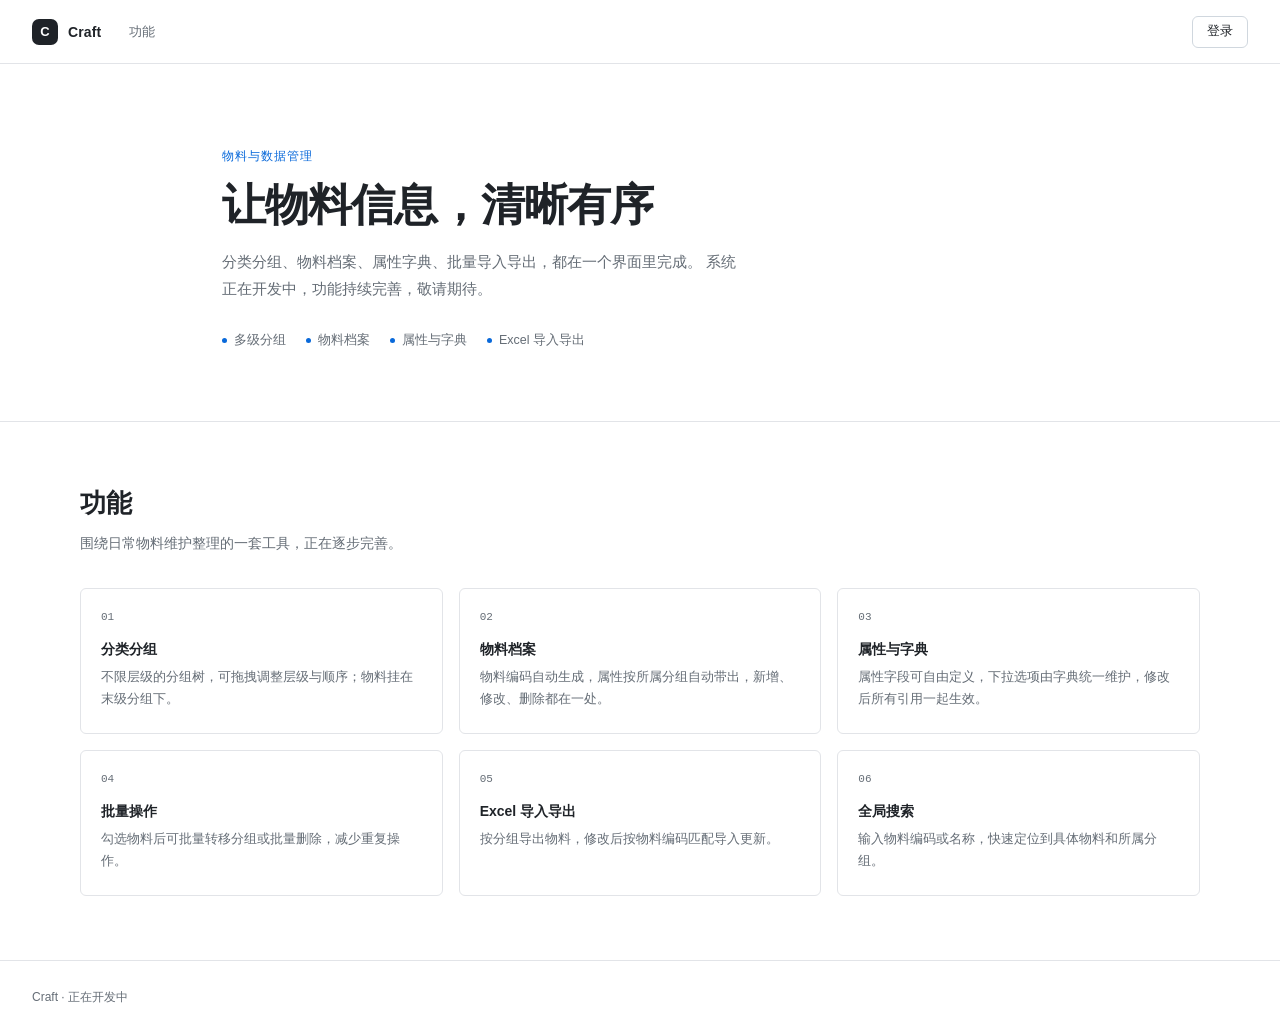
<file: index.html>
<!DOCTYPE html>
<html lang="zh-CN">
<head>
  <meta charset="UTF-8" />
  <meta name="viewport" content="width=device-width, initial-scale=1.0" />
  <title>Craft · 物料与数据管理</title>
  <meta name="description" content="Craft 物料与数据管理工具，正在开发中。" />
  <link rel="stylesheet" href="assets/css/public.css" />
</head>
<body class="landing">
  <header class="site-header">
    <a class="site-brand" href="index.html">
      <span class="brand-mark">C</span>
      <span>Craft</span>
    </a>
    <nav class="site-nav">
      <a href="#features">功能</a>
    </nav>
    <div class="site-actions">
      <a class="btn" id="enterBtn" href="login.html">登录</a>
    </div>
  </header>

  <main>
    <section class="hero">
      <div class="hero-copy">
        <p class="eyebrow">物料与数据管理</p>
        <h1>让物料信息，清晰有序</h1>
        <p class="hero-sub">
          分类分组、物料档案、属性字典、批量导入导出，都在一个界面里完成。
          系统正在开发中，功能持续完善，敬请期待。
        </p>
        <ul class="hero-points">
          <li>多级分组</li>
          <li>物料档案</li>
          <li>属性与字典</li>
          <li>Excel 导入导出</li>
        </ul>
      </div>
    </section>

    <section class="section-block" id="features">
      <div class="inner">
        <div class="section-head">
          <h2>功能</h2>
          <p>围绕日常物料维护整理的一套工具，正在逐步完善。</p>
        </div>
        <div class="feature-grid cols-3">
          <article class="feature">
            <div class="feature-index">01</div>
            <h3>分类分组</h3>
            <p>不限层级的分组树，可拖拽调整层级与顺序；物料挂在末级分组下。</p>
          </article>
          <article class="feature">
            <div class="feature-index">02</div>
            <h3>物料档案</h3>
            <p>物料编码自动生成，属性按所属分组自动带出，新增、修改、删除都在一处。</p>
          </article>
          <article class="feature">
            <div class="feature-index">03</div>
            <h3>属性与字典</h3>
            <p>属性字段可自由定义，下拉选项由字典统一维护，修改后所有引用一起生效。</p>
          </article>
          <article class="feature">
            <div class="feature-index">04</div>
            <h3>批量操作</h3>
            <p>勾选物料后可批量转移分组或批量删除，减少重复操作。</p>
          </article>
          <article class="feature">
            <div class="feature-index">05</div>
            <h3>Excel 导入导出</h3>
            <p>按分组导出物料，修改后按物料编码匹配导入更新。</p>
          </article>
          <article class="feature">
            <div class="feature-index">06</div>
            <h3>全局搜索</h3>
            <p>输入物料编码或名称，快速定位到具体物料和所属分组。</p>
          </article>
        </div>
      </div>
    </section>
  </main>

  <footer class="site-footer">
    <span>Craft · 正在开发中</span>
  </footer>

  <script type="module" src="assets/js/landing.js"></script>
</body>
</html>
</file>
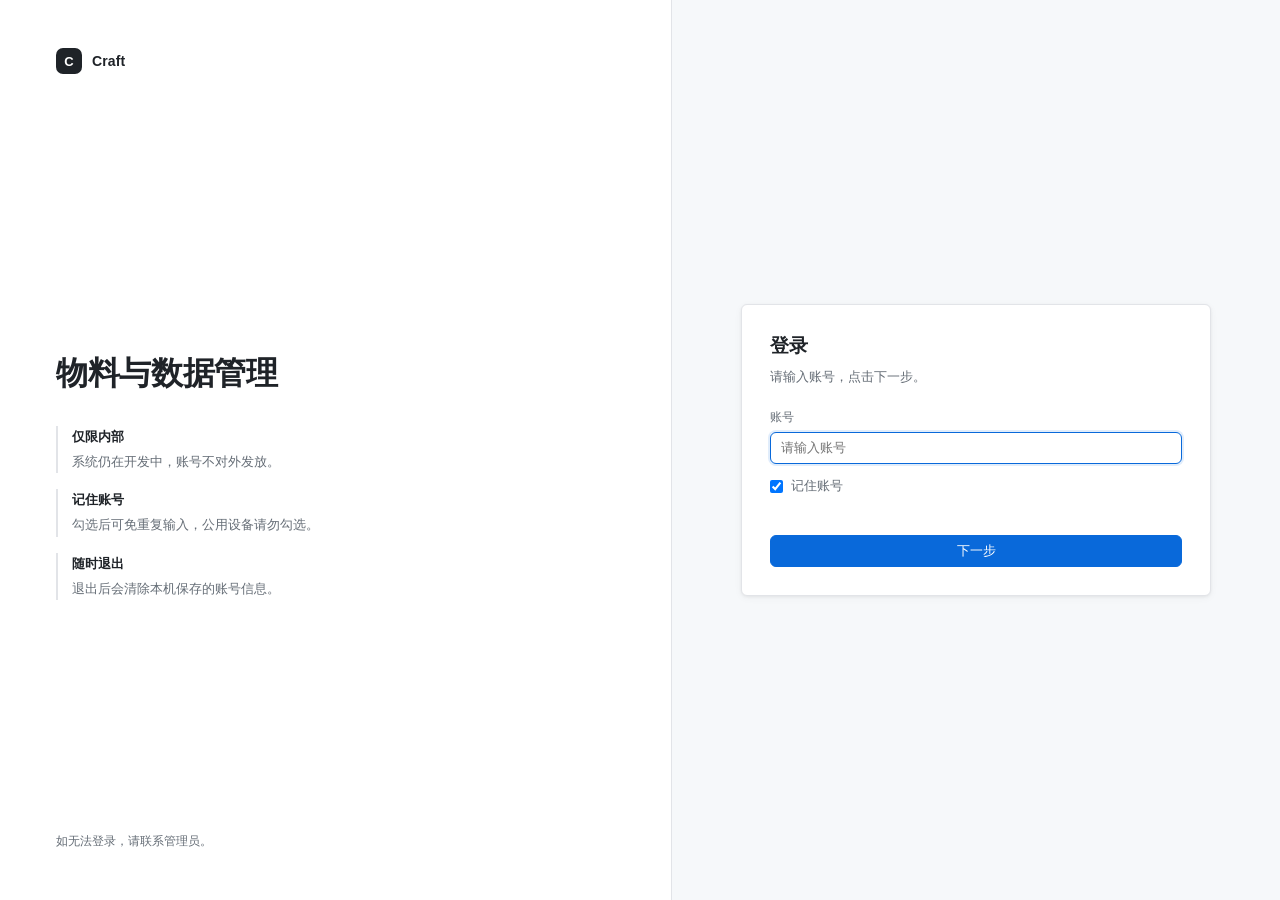
<file: admin.html>
<!DOCTYPE html>
<html lang="zh-CN">
<head>
  <meta charset="UTF-8" />
  <meta name="viewport" content="width=device-width, initial-scale=1.0" />
  <title>Craft 系统 · 管理端</title>
  <link rel="stylesheet" href="assets/css/admin.css" />
  <link rel="stylesheet" href="assets/css/sheet-core.css" />
</head>
<body>
  <div class="app-progress" id="appProgress" hidden>
    <div class="app-progress-fill" id="appProgressFill"></div>
    <div class="app-progress-text" id="appProgressText"></div>
  </div>
  <div class="layout">
    <!-- 左侧导航 -->
    <aside class="sidebar collapsed" id="appSidebar">
      <div class="brand" id="brandToggle" role="button" tabindex="0" title="展开导航">
        <span class="brand-mark" aria-hidden="true">C</span>
        <span class="brand-name">Craft 系统</span>
        <span class="brand-toggle" aria-hidden="true">»</span>
      </div>
      <nav class="nav" id="navMenu"></nav>
      <div class="nav-footer" id="navFooter"></div>
    </aside>

    <!-- 右侧主区域 -->
    <div class="main">
      <header class="topbar">
        <div class="topbar-title" id="topbarTitle">物料管理</div>
        <div class="topbar-actions">
          <div class="global-material-search" id="globalMaterialSearchWrap">
            <input id="globalMaterialSearch" type="search" placeholder="全局搜索：物料编码 / 名称" autocomplete="off" />
            <div class="global-search-results" id="globalMaterialSearchResults"></div>
          </div>
          <div class="account-menu">
            <button class="avatar" id="avatarBtn" type="button">
              <span class="avatar-initial" id="avatarInitial"></span>
              <svg class="quota-ring" id="quotaRing" viewBox="0 0 36 36" aria-hidden="true">
                <circle class="ring-track" cx="18" cy="18" r="16.5" pathLength="100"></circle>
                <circle class="ring-fill" id="quotaRingFill" cx="18" cy="18" r="16.5" pathLength="100"></circle>
              </svg>
            </button>
            <div class="account-dropdown" id="accountDropdown" hidden>
              <div class="account-name" id="accountName"></div>
              <div class="account-repo" id="accountRepo"></div>
              <div class="quota-block">
                <div class="quota-head"><span>API 额度</span><span id="quotaAmount">…</span></div>
                <div class="quota-track"><div class="quota-fill" id="quotaFill"></div></div>
                <div class="quota-foot" id="quotaFoot"></div>
              </div>
              <button class="account-item" id="switchRepoBtn" type="button">切换数据仓库</button>
              <button class="account-item danger" id="menuLogoutBtn" type="button">退出登录</button>
            </div>
          </div>
        </div>
      </header>
      <section class="content" id="content"></section>
    </div>
  </div>

  <!-- 通用弹窗 -->
  <div class="modal-mask hidden" id="modalMask">
    <div class="modal" id="modal"></div>
  </div>

  <!-- Toast 容器 -->
  <div class="toast-wrap" id="toastWrap"></div>

  <!-- Excel 读写（本地内置，离线可用） -->
  <script src="assets/vendor/xlsx.full.min.js"></script>
  <script type="module" src="assets/js/app.js"></script>
</body>
</html>
</file>
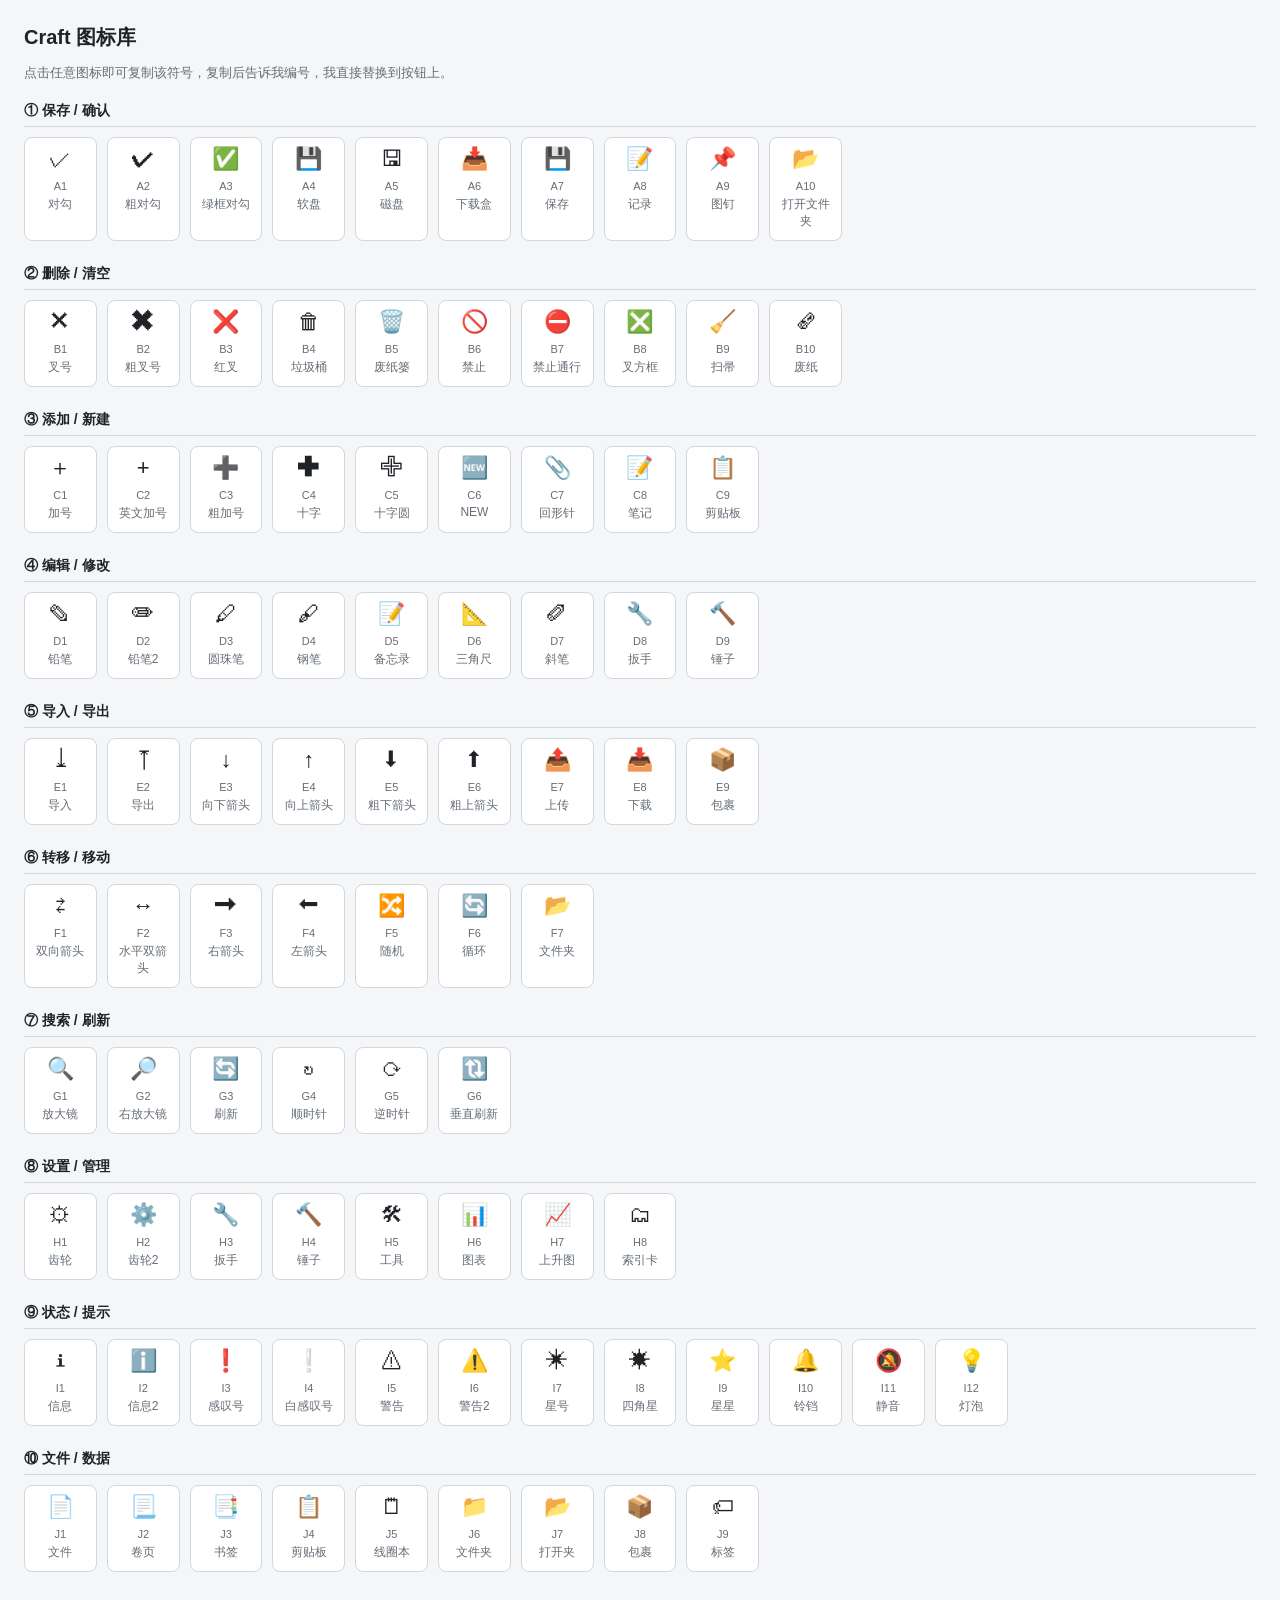
<file: icons.html>
<!DOCTYPE html>
<html lang="zh-CN">
<head>
<meta charset="UTF-8" />
<meta name="viewport" content="width=device-width, initial-scale=1.0" />
<title>Craft 图标库</title>
<style>
  :root {
    --bg: #f5f6f8; --surface: #fff; --text: #1f2328; --text-muted: #656d76;
    --primary: #0969da; --danger: #cf222e; --border: #d0d7de; --radius: 8px;
  }
  * { box-sizing: border-box; }
  body { font-family: -apple-system, BlinkMacSystemFont, "Segoe UI", "PingFang SC", "Microsoft YaHei", sans-serif;
    background: var(--bg); color: var(--text); margin: 0; padding: 24px; }
  h1 { margin: 0 0 4px; font-size: 20px; }
  .hint { color: var(--text-muted); font-size: 13px; margin-bottom: 20px; }
  .category { margin-bottom: 24px; }
  .cat-title { font-size: 14px; font-weight: 600; margin: 0 0 10px; padding-bottom: 6px; border-bottom: 1px solid var(--border); }
  .grid { display: grid; grid-template-columns: repeat(auto-fill, minmax(72px, 1fr)); gap: 10px; }
  .item {
    background: var(--surface); border: 1px solid var(--border); border-radius: var(--radius);
    padding: 10px 6px; text-align: center; cursor: pointer; transition: box-shadow .15s;
    position: relative;
  }
  .item:hover { box-shadow: 0 2px 8px rgba(0,0,0,.08); border-color: var(--primary); }
  .item:active { transform: translateY(1px); }
  .item .icon { font-size: 22px; line-height: 1; display: block; margin-bottom: 6px; }
  .item .no { font-size: 11px; color: var(--text-muted); }
  .item .name { font-size: 12px; color: var(--text-muted); margin-top: 2px; word-break: break-all; }
  .copied { position: absolute; top: 4px; right: 4px; font-size: 10px; color: var(--primary); background: #ddf4ff; padding: 2px 5px; border-radius: 4px; }
</style>
</head>
<body>
<h1>Craft 图标库</h1>
<p class="hint">点击任意图标即可复制该符号，复制后告诉我编号，我直接替换到按钮上。</p>

<script>
const groups = [
  {
    title: '① 保存 / 确认',
    items: [
      { no:'A1', icon:'✓', name:'对勾' },
      { no:'A2', icon:'✔', name:'粗对勾' },
      { no:'A3', icon:'✅', name:'绿框对勾' },
      { no:'A4', icon:'💾', name:'软盘' },
      { no:'A5', icon:'🖫', name:'磁盘' },
      { no:'A6', icon:'📥', name:'下载盒' },
      { no:'A7', icon:'💾', name:'保存' },
      { no:'A8', icon:'📝', name:'记录' },
      { no:'A9', icon:'📌', name:'图钉' },
      { no:'A10', icon:'📂', name:'打开文件夹' },
    ]
  },
  {
    title: '② 删除 / 清空',
    items: [
      { no:'B1', icon:'✕', name:'叉号' },
      { no:'B2', icon:'✖', name:'粗叉号' },
      { no:'B3', icon:'❌', name:'红叉' },
      { no:'B4', icon:'🗑', name:'垃圾桶' },
      { no:'B5', icon:'🗑️', name:'废纸篓' },
      { no:'B6', icon:'🚫', name:'禁止' },
      { no:'B7', icon:'⛔', name:'禁止通行' },
      { no:'B8', icon:'❎', name:'叉方框' },
      { no:'B9', icon:'🧹', name:'扫帚' },
      { no:'B10', icon:'🗞', name:'废纸' },
    ]
  },
  {
    title: '③ 添加 / 新建',
    items: [
      { no:'C1', icon:'＋', name:'加号' },
      { no:'C2', icon:'+', name:'英文加号' },
      { no:'C3', icon:'➕', name:'粗加号' },
      { no:'C4', icon:'✚', name:'十字' },
      { no:'C5', icon:'✙', name:'十字圆' },
      { no:'C6', icon:'🆕', name:'NEW' },
      { no:'C7', icon:'📎', name:'回形针' },
      { no:'C8', icon:'📝', name:'笔记' },
      { no:'C9', icon:'📋', name:'剪贴板' },
    ]
  },
  {
    title: '④ 编辑 / 修改',
    items: [
      { no:'D1', icon:'✎', name:'铅笔' },
      { no:'D2', icon:'✏', name:'铅笔2' },
      { no:'D3', icon:'🖊', name:'圆珠笔' },
      { no:'D4', icon:'🖋', name:'钢笔' },
      { no:'D5', icon:'📝', name:'备忘录' },
      { no:'D6', icon:'📐', name:'三角尺' },
      { no:'D7', icon:'✐', name:'斜笔' },
      { no:'D8', icon:'🔧', name:'扳手' },
      { no:'D9', icon:'🔨', name:'锤子' },
    ]
  },
  {
    title: '⑤ 导入 / 导出',
    items: [
      { no:'E1', icon:'⤓', name:'导入' },
      { no:'E2', icon:'⤒', name:'导出' },
      { no:'E3', icon:'↓', name:'向下箭头' },
      { no:'E4', icon:'↑', name:'向上箭头' },
      { no:'E5', icon:'⬇', name:'粗下箭头' },
      { no:'E6', icon:'⬆', name:'粗上箭头' },
      { no:'E7', icon:'📤', name:'上传' },
      { no:'E8', icon:'📥', name:'下载' },
      { no:'E9', icon:'📦', name:'包裹' },
    ]
  },
  {
    title: '⑥ 转移 / 移动',
    items: [
      { no:'F1', icon:'⇄', name:'双向箭头' },
      { no:'F2', icon:'↔', name:'水平双箭头' },
      { no:'F3', icon:'➡', name:'右箭头' },
      { no:'F4', icon:'⬅', name:'左箭头' },
      { no:'F5', icon:'🔀', name:'随机' },
      { no:'F6', icon:'🔄', name:'循环' },
      { no:'F7', icon:'📂', name:'文件夹' },
    ]
  },
  {
    title: '⑦ 搜索 / 刷新',
    items: [
      { no:'G1', icon:'🔍', name:'放大镜' },
      { no:'G2', icon:'🔎', name:'右放大镜' },
      { no:'G3', icon:'🔄', name:'刷新' },
      { no:'G4', icon:'↻', name:'顺时针' },
      { no:'G5', icon:'⟳', name:'逆时针' },
      { no:'G6', icon:'🔃', name:'垂直刷新' },
    ]
  },
  {
    title: '⑧ 设置 / 管理',
    items: [
      { no:'H1', icon:'⚙', name:'齿轮' },
      { no:'H2', icon:'⚙️', name:'齿轮2' },
      { no:'H3', icon:'🔧', name:'扳手' },
      { no:'H4', icon:'🔨', name:'锤子' },
      { no:'H5', icon:'🛠', name:'工具' },
      { no:'H6', icon:'📊', name:'图表' },
      { no:'H7', icon:'📈', name:'上升图' },
      { no:'H8', icon:'🗂', name:'索引卡' },
    ]
  },
  {
    title: '⑨ 状态 / 提示',
    items: [
      { no:'I1', icon:'ℹ', name:'信息' },
      { no:'I2', icon:'ℹ️', name:'信息2' },
      { no:'I3', icon:'❗', name:'感叹号' },
      { no:'I4', icon:'❕', name:'白感叹号' },
      { no:'I5', icon:'⚠', name:'警告' },
      { no:'I6', icon:'⚠️', name:'警告2' },
      { no:'I7', icon:'✳', name:'星号' },
      { no:'I8', icon:'✴', name:'四角星' },
      { no:'I9', icon:'⭐', name:'星星' },
      { no:'I10', icon:'🔔', name:'铃铛' },
      { no:'I11', icon:'🔕', name:'静音' },
      { no:'I12', icon:'💡', name:'灯泡' },
    ]
  },
  {
    title: '⑩ 文件 / 数据',
    items: [
      { no:'J1', icon:'📄', name:'文件' },
      { no:'J2', icon:'📃', name:'卷页' },
      { no:'J3', icon:'📑', name:'书签' },
      { no:'J4', icon:'📋', name:'剪贴板' },
      { no:'J5', icon:'🗒', name:'线圈本' },
      { no:'J6', icon:'📁', name:'文件夹' },
      { no:'J7', icon:'📂', name:'打开夹' },
      { no:'J8', icon:'📦', name:'包裹' },
      { no:'J9', icon:'🏷', name:'标签' },
    ]
  },
];

groups.forEach(g => {
  const wrap = document.createElement('div');
  wrap.className = 'category';
  const h = document.createElement('h2');
  h.className = 'cat-title';
  h.textContent = g.title;
  wrap.appendChild(h);
  const grid = document.createElement('div');
  grid.className = 'grid';
  g.items.forEach(it => {
    const el = document.createElement('div');
    el.className = 'item';
    el.innerHTML = `<span class="icon">${it.icon}</span><span class="no">${it.no}</span><div class="name">${it.name}</div>`;
    el.addEventListener('click', () => {
      navigator.clipboard.writeText(it.icon).catch(() => {});
      const old = el.querySelector('.copied');
      if (old) old.remove();
      const tag = document.createElement('span');
      tag.className = 'copied';
      tag.textContent = '已复制';
      el.appendChild(tag);
      setTimeout(() => tag.remove(), 1200);
    });
    grid.appendChild(el);
  });
  wrap.appendChild(grid);
  document.body.appendChild(wrap);
});
</script>
</body>
</html>
</file>
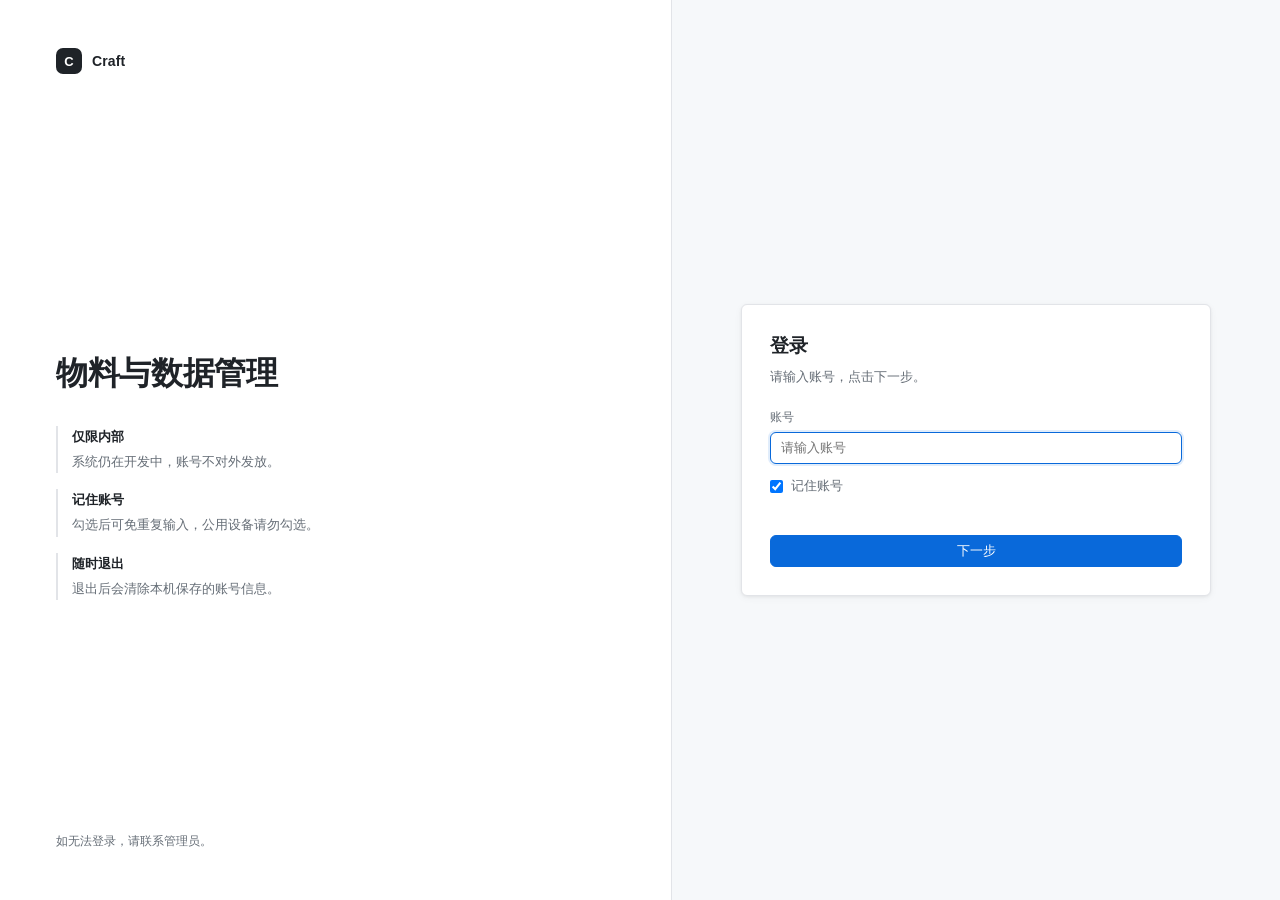
<file: login.html>
<!DOCTYPE html>
<html lang="zh-CN">
<head>
  <meta charset="UTF-8" />
  <meta name="viewport" content="width=device-width, initial-scale=1.0" />
  <title>登录 · Craft</title>
  <link rel="stylesheet" href="assets/css/public.css" />
</head>
<body class="login">
  <div class="login-shell">
    <aside class="login-aside">
      <a class="site-brand" href="index.html">
        <span class="brand-mark">C</span>
        <span>Craft</span>
      </a>
      <div>
        <h1>物料与数据管理</h1>
        <ul class="login-points">
          <li><strong>仅限内部</strong>系统仍在开发中，账号不对外发放。</li>
          <li><strong>记住账号</strong>勾选后可免重复输入，公用设备请勿勾选。</li>
          <li><strong>随时退出</strong>退出后会清除本机保存的账号信息。</li>
        </ul>
      </div>
      <div class="login-note">如无法登录，请联系管理员。</div>
    </aside>

    <main class="login-main">
      <div class="login-card">
        <section id="stepToken">
          <h2>登录</h2>
          <p class="muted">请输入账号，点击下一步。</p>

          <label class="field">
            <span>账号</span>
            <input id="tokenInput" type="password" placeholder="请输入账号" autocomplete="off" spellcheck="false" />
          </label>

          <label class="check">
            <input id="rememberChk" type="checkbox" checked />
            <span>记住账号</span>
          </label>

          <p class="error" id="tokenError"></p>
          <button class="btn primary block" id="connectBtn" type="button">下一步</button>
        </section>

        <section id="stepRepo" hidden>
          <div class="account-line">
            <span>当前账号：<span id="accountName"></span></span>
            <button class="link-btn" id="backBtn" type="button">更换账号</button>
          </div>

          <h2>选择数据</h2>
          <p class="muted">选择一个数据位置。</p>

          <div class="repo-picker">
            <div class="repo-toolbar">
              <input id="repoSearch" type="search" placeholder="选择数据" autocomplete="off" />
            </div>
            <div class="repo-list" id="repoList"></div>
          </div>

          <label class="field">
            <span>分支</span>
            <input id="branchInput" type="text" placeholder="main" autocomplete="off" />
          </label>

          <p class="error" id="repoError"></p>

          <div class="form-actions">
            <button class="btn" id="manualToggle" type="button">手动填写</button>
            <button class="btn primary" id="enterBtn" type="button">进入</button>
          </div>

          <div class="manual-box" id="manualBox" hidden>
            <label class="field">
              <span>账户</span>
              <input id="ownerInput" type="text" placeholder="账户名称" autocomplete="off" />
            </label>
            <label class="field">
              <span>名称</span>
              <input id="repoInput" type="text" placeholder="数据名称" autocomplete="off" />
            </label>
          </div>

          <div class="login-note">第一次使用时，系统会提示初始化基础数据。</div>
        </section>
      </div>
    </main>
  </div>

  <script type="module" src="assets/js/login.js"></script>
</body>
</html>
</file>
<file: assets/css/public.css>
/* Craft 系统 —— 官网与登录页样式（公开页面，不含数据） */
:root {
  --bg: #ffffff;
  --hover: #f2f3f5;
  --surface: #ffffff;
  --border: #e2e4e8;
  --border-strong: #d0d7de;
  --text: #1f2328;
  --text-muted: #656d76;
  --primary: #0969da;
  --primary-hover: #0550ae;
  --primary-soft: #ddf4ff;
  --danger: #d1242f;
  --ok: #1a7f37;
  --radius: 6px;
  --control-h: 32px;
  --shadow: 0 1px 3px rgba(0,0,0,.06), 0 2px 8px rgba(0,0,0,.04);
  --shadow-pop: 0 8px 24px rgba(31,35,40,.12);
  --mono: ui-monospace, SFMono-Regular, Consolas, "Liberation Mono", monospace;
}

* { box-sizing: border-box; }
html, body { margin: 0; padding: 0; }
body {
  font-family: -apple-system, BlinkMacSystemFont, "Segoe UI", "PingFang SC",
    "Microsoft YaHei", sans-serif;
  font-size: 14px;
  color: var(--text);
  background: var(--bg);
  -webkit-font-smoothing: antialiased;
}
a { color: inherit; text-decoration: none; }
code { font-family: var(--mono); font-size: .92em; background: var(--hover); padding: 1px 4px; border-radius: 4px; }

/* ========= 按钮 ========= */
.btn {
  display: inline-flex;
  align-items: center;
  justify-content: center;
  padding: 0 14px;
  height: var(--control-h);
  border: 1px solid var(--border-strong);
  background: var(--surface);
  color: var(--text);
  border-radius: var(--radius);
  cursor: pointer;
  font-size: 13px;
  line-height: 1.4;
  transition: .15s;
  white-space: nowrap;
}
.btn:hover:not(:disabled) { background: var(--hover); }
.btn:disabled { opacity: .5; cursor: not-allowed; }
.btn.primary { background: var(--primary); color: #fff; border-color: var(--primary); }
.btn.primary:hover:not(:disabled) { background: var(--primary-hover); border-color: var(--primary-hover); }
.btn.ghost { border-color: transparent; }
.btn.ghost:hover:not(:disabled) { background: var(--hover); }
.btn.block { width: 100%; }

/* ========= 顶部导航 ========= */
.site-header {
  position: sticky;
  top: 0;
  z-index: 20;
  height: 64px;
  padding: 0 32px;
  display: flex;
  align-items: center;
  gap: 28px;
  background: rgba(255,255,255,.92);
  border-bottom: 1px solid var(--border);
  backdrop-filter: blur(8px);
}
.site-brand {
  display: inline-flex;
  align-items: center;
  gap: 10px;
  font-weight: 600;
  letter-spacing: .01em;
}
.brand-mark {
  width: 26px;
  height: 26px;
  border-radius: 7px;
  background: var(--text);
  color: #fff;
  display: grid;
  place-items: center;
  font-size: 13px;
  font-weight: 600;
}
.site-nav { display: flex; gap: 22px; font-size: 13px; color: var(--text-muted); }
.site-nav a:hover { color: var(--text); }
.site-actions { margin-left: auto; display: flex; align-items: center; gap: 8px; }

/* ========= Hero ========= */
.hero {
  max-width: 900px;
  margin: 0 auto;
  padding: 84px 32px 72px;
}
.eyebrow {
  margin: 0 0 14px;
  font-size: 12px;
  letter-spacing: .08em;
  text-transform: uppercase;
  color: var(--primary);
}
.hero h1 {
  margin: 0 0 18px;
  font-size: 44px;
  line-height: 1.16;
  letter-spacing: -.02em;
}
.hero-sub {
  margin: 0 0 28px;
  max-width: 520px;
  font-size: 15px;
  line-height: 1.8;
  color: var(--text-muted);
}
.hero-points {
  display: flex;
  flex-wrap: wrap;
  gap: 20px;
  margin: 30px 0 0;
  padding: 0;
  list-style: none;
  font-size: 12.5px;
  color: var(--text-muted);
}
.hero-points li { display: inline-flex; align-items: center; gap: 7px; }
.hero-points li::before {
  content: "";
  width: 5px;
  height: 5px;
  border-radius: 50%;
  background: var(--primary);
}

/* ========= 内容区 ========= */
.section-block { border-top: 1px solid var(--border); padding: 64px 32px; }
.inner { max-width: 1120px; margin: 0 auto; }
.section-head { max-width: 640px; margin-bottom: 32px; }
.section-head h2 { margin: 0 0 10px; font-size: 26px; letter-spacing: -.01em; }
.section-head p { margin: 0; font-size: 14px; line-height: 1.8; color: var(--text-muted); }

.feature-grid { display: grid; grid-template-columns: repeat(4, 1fr); gap: 16px; }
.feature-grid.cols-3 { grid-template-columns: repeat(3, 1fr); }
.feature {
  padding: 22px 20px;
  border: 1px solid var(--border);
  border-radius: var(--radius);
  background: #fff;
}
.feature-index { margin-bottom: 18px; font-family: var(--mono); font-size: 11px; color: var(--text-muted); }
.feature h3 { margin: 0 0 8px; font-size: 14px; }
.feature p { margin: 0; font-size: 12.5px; line-height: 1.75; color: var(--text-muted); }

.site-footer {
  display: flex;
  justify-content: space-between;
  gap: 16px;
  padding: 28px 32px;
  border-top: 1px solid var(--border);
  font-size: 12px;
  color: var(--text-muted);
}
.site-footer a:hover { color: var(--text); }

/* ========= 登录页 ========= */
body.login { background: #f6f8fa; }
.login-shell {
  min-height: 100vh;
  display: grid;
  grid-template-columns: 1.05fr .95fr;
}
.login-aside {
  display: flex;
  flex-direction: column;
  justify-content: space-between;
  gap: 40px;
  padding: 48px 56px;
  background: #fff;
  border-right: 1px solid var(--border);
}
.login-aside h1 {
  margin: 48px 0 16px;
  max-width: 440px;
  font-size: 32px;
  line-height: 1.28;
  letter-spacing: -.01em;
}
.login-aside p {
  margin: 0;
  max-width: 440px;
  font-size: 14px;
  line-height: 1.85;
  color: var(--text-muted);
}
.login-points {
  display: grid;
  gap: 16px;
  margin: 32px 0 0;
  padding: 0;
  list-style: none;
}
.login-points li {
  padding-left: 14px;
  border-left: 2px solid var(--border);
  font-size: 13px;
  line-height: 1.75;
  color: var(--text-muted);
}
.login-points strong { display: block; margin-bottom: 2px; color: var(--text); font-weight: 600; }
.login-note { font-size: 11.5px; line-height: 1.8; color: var(--text-muted); }

.login-main { display: flex; align-items: center; justify-content: center; padding: 40px 24px; }
.login-card {
  width: min(470px, 100%);
  padding: 28px;
  border: 1px solid var(--border);
  border-radius: var(--radius);
  background: #fff;
  box-shadow: var(--shadow);
}
.login-card h2 { margin: 0 0 8px; font-size: 19px; }
.login-card .muted { margin: 0 0 20px; font-size: 12.5px; line-height: 1.75; color: var(--text-muted); }

.field { display: block; margin-bottom: 14px; }
.field span { display: block; margin-bottom: 6px; font-size: 12px; color: var(--text-muted); }
.field input,
.repo-toolbar input {
  width: 100%;
  height: var(--control-h);
  padding: 0 10px;
  border: 1px solid var(--border-strong);
  border-radius: var(--radius);
  background: #fff;
  color: var(--text);
  font-size: 13px;
  font-family: inherit;
}
.field input:focus,
.repo-toolbar input:focus {
  outline: none;
  border-color: var(--primary);
  box-shadow: 0 0 0 2px rgba(9,105,218,.12);
}

.check {
  display: flex;
  align-items: center;
  gap: 8px;
  margin: 2px 0 14px;
  font-size: 12.5px;
  color: var(--text-muted);
  cursor: pointer;
}
.check input { margin: 0; }

.error { min-height: 16px; margin: 0 0 10px; font-size: 12px; color: var(--danger); }

.help { margin-top: 18px; font-size: 12px; color: var(--text-muted); }
.help summary { cursor: pointer; }
.help p { margin: 8px 0 0; line-height: 1.75; }

.account-line {
  display: flex;
  align-items: center;
  justify-content: space-between;
  gap: 12px;
  margin-bottom: 14px;
  padding-bottom: 12px;
  border-bottom: 1px solid var(--border);
  font-size: 12px;
  color: var(--text-muted);
}
.link-btn {
  padding: 0;
  border: 0;
  background: none;
  color: var(--primary);
  cursor: pointer;
  font-size: 12px;
  font-family: inherit;
}
.link-btn:hover { text-decoration: underline; }

.repo-picker { position: relative; margin-bottom: 14px; }
.repo-list {
  position: absolute;
  top: calc(100% + 4px);
  left: 0;
  right: 0;
  z-index: 30;
  max-height: 280px;
  overflow-y: auto;
  background: #fff;
  border: 1px solid var(--border-strong);
  border-radius: var(--radius);
  box-shadow: var(--shadow-pop);
}
.repo-item {
  display: block;
  width: 100%;
  padding: 10px 12px;
  border: 0;
  border-bottom: 1px solid var(--border);
  background: #fff;
  color: var(--text);
  text-align: left;
  cursor: pointer;
  font-family: inherit;
  font-size: 13px;
}
.repo-item:last-child { border-bottom: 0; }
.repo-item:hover { background: var(--hover); }
.repo-item.selected { background: var(--primary-soft); }
.repo-name { display: flex; align-items: center; flex-wrap: wrap; gap: 8px; font-weight: 500; }
.repo-owner { font-size: 12px; font-weight: 400; color: var(--text-muted); }
.repo-desc { margin-top: 4px; font-size: 11.5px; line-height: 1.6; color: var(--text-muted); }
.repo-empty { padding: 18px 12px; font-size: 12px; line-height: 1.7; color: var(--text-muted); text-align: center; }

.badge {
  padding: 1px 7px;
  border: 1px solid var(--border-strong);
  border-radius: 999px;
  font-size: 10px;
  font-weight: 400;
  color: var(--text-muted);
}
.badge.private { border-color: #d8b9ff; color: #6639ba; }

.form-actions { display: grid; grid-template-columns: 1fr 1.2fr; gap: 10px; }
.manual-box { margin-top: 14px; padding-top: 14px; border-top: 1px dashed var(--border); }

/* ========= 响应式 ========= */
@media (max-width: 960px) {
  .site-nav { display: none; }
  .hero { padding: 52px 24px; }
  .hero h1 { font-size: 34px; }
  .feature-grid,
  .feature-grid.cols-3 { grid-template-columns: repeat(2, 1fr); }
  .section-block { padding: 48px 24px; }
  .login-shell { grid-template-columns: 1fr; }
  .login-aside { padding: 32px 24px; border-right: 0; border-bottom: 1px solid var(--border); }
  .login-aside h1 { margin-top: 24px; font-size: 26px; }
  .login-main { padding: 28px 16px 48px; }
}

@media (max-width: 560px) {
  .site-header { padding: 0 18px; }
  .site-actions .btn.ghost { display: none; }
  .hero { padding: 36px 18px; }
  .hero h1 { font-size: 29px; }
  .feature-grid,
  .feature-grid.cols-3 { grid-template-columns: 1fr; }
  .site-footer { padding: 22px 18px; flex-direction: column; }
}
</file>
<file: assets/css/admin.css>
/* Craft 后台 —— 轻量中性样式 */
:root {
  --bg: #ffffff;
  --hover: #f2f3f5;
  --surface: #ffffff;
  --border: #e2e4e8;
  --border-strong: #d0d7de;
  --text: #1f2328;
  --text-muted: #656d76;
  --primary: #0969da;
  --primary-hover: #0550ae;
  --primary-soft: #ddf4ff;
  --danger: #d1242f;
  --danger-hover: #a50e28;
  --ok: #1a7f37;
  --warn: #9a6700;
  --radius: 6px;
  --control-h: 32px;
  --shadow: 0 1px 3px rgba(0,0,0,.06), 0 2px 8px rgba(0,0,0,.04);
  --shadow-pop: 0 8px 24px rgba(31,35,40,.12);
}

* { box-sizing: border-box; }
html, body { margin: 0; padding: 0; height: 100%; }
body {
  font-family: -apple-system, BlinkMacSystemFont, "Segoe UI", "PingFang SC",
    "Microsoft YaHei", sans-serif;
  font-size: 14px;
  color: var(--text);
  background: var(--bg);
}

/* ========= 顶部进度条 ========= */.app-progress {
  position: fixed;
  top: 0;
  left: 0;
  right: 0;
  height: 3px;
  z-index: 200;
  background: rgba(9,105,218,.14);
}
.app-progress-fill {
  height: 100%;
  width: 0;
  background: var(--primary);
  transition: width .18s ease;
}
.app-progress.indeterminate .app-progress-fill {
  width: 35%;
  animation: app-progress-slide 1.1s ease-in-out infinite;
}
@keyframes app-progress-slide {
  0% { transform: translateX(-100%); }
  100% { transform: translateX(320%); }
}
.app-progress-text {
  position: fixed;
  top: 12px;
  left: 50%;
  transform: translateX(-50%);
  padding: 4px 12px;
  border-radius: 999px;
  background: rgba(31,35,40,.86);
  color: #fff;
  font-size: 12px;
  white-space: nowrap;
  pointer-events: none;
  box-shadow: var(--shadow);
}
.app-progress[hidden] { display: none; }
.app-progress-text:empty { display: none; }

/* ========= 布局 ========= */
.layout { display: flex; height: 100vh; }
.sidebar {
  width: 152px;
  background: var(--surface);
  border-right: 1px solid var(--border);
  display: flex;
  flex-direction: column;
  flex-shrink: 0;
}
.brand {
  display: flex;
  align-items: center;
  gap: 8px;
  height: 50px;
  padding: 0 16px;
  font-weight: 600;
  font-size: 14px;
  border-bottom: 1px solid var(--border);
  letter-spacing: .01em;
  cursor: pointer;
  user-select: none;
}
.brand-mark {
  width: 22px; height: 22px; flex: none; border-radius: 6px;
  background: var(--primary); color: #fff;
  display: inline-flex; align-items: center; justify-content: center;
  font-size: 12px; font-weight: 700;
}
.brand-name { white-space: nowrap; }
/* logo 位置悬浮时切换成展开/收起按钮 */
.brand-toggle {
  display: none; margin-left: auto;
  width: 22px; height: 22px; flex: none;
  align-items: center; justify-content: center;
  font-size: 15px; line-height: 1; color: var(--text-muted);
}
.brand:hover .brand-toggle { display: inline-flex; }
.nav { flex: 1; padding: 6px 0; overflow-y: auto; }
/* 导航底部：返回官网固定在最下方，用分隔线与主菜单区分 */
.nav-footer { padding: 6px 0 10px; border-top: 1px solid var(--border); }
.nav-item {
  display: block;
  padding: 8px 16px;
  cursor: pointer;
  font-size: 13px;
  color: var(--text);
  text-decoration: none;
  border-left: 3px solid transparent;
}
.nav-item:hover { background: var(--hover); }
.nav-item.active { background: var(--hover); border-left-color: var(--primary); font-weight: 600; }

/* 系统设置的子导航：默认收起，点父项展开；缩进 + 小字号，激活时只变主色不加粗 */
.nav-item.nav-parent .nav-caret {
  float: right; font-size: 10px; color: var(--text-muted);
  transition: transform .15s; transform-origin: 40% 50%;
}
.nav-group.expanded > .nav-parent .nav-caret { transform: rotate(90deg); }
.nav-item.nav-sub { display: none; padding-left: 30px; font-size: 12.5px; color: var(--text-muted); }
/* 每个分组独立展开，互不影响 */
.nav-group.expanded > .nav-subs .nav-item.nav-sub { display: block; }
.nav-item.nav-sub.active {
  background: transparent; border-left-color: transparent;
  color: var(--primary); font-weight: 500;
}
/* 二、三级嵌套菜单：展开态默认收起，点击父项逐级展开，三级再缩进一层 */
.nav-group.nested > .nav-subs { display: none; }
.nav-group.nested.expanded > .nav-subs { display: block; }
.nav-group.nested > .nav-subs > .nav-item.nav-sub { padding-left: 44px; }

/* ========= 导航收起态：只留图标，二级/三级改为悬浮窗 ========= */
.nav-icon { display: none; }
.sidebar.collapsed { width: 52px; }
.sidebar.collapsed .brand { justify-content: center; padding: 0; }
.sidebar.collapsed .brand-name { display: none; }
.sidebar.collapsed .brand:hover .brand-mark { display: none; }
.sidebar.collapsed .brand:hover .brand-toggle { margin-left: 0; }
.sidebar.collapsed .nav { overflow: visible; }
.sidebar.collapsed .nav-item {
  padding: 9px 0; text-align: center; border-left: none;
}
.sidebar.collapsed .nav-label,
.sidebar.collapsed .nav-caret { display: none; }
.sidebar.collapsed .nav-icon { display: block; font-size: 15px; line-height: 18px; }
.sidebar.collapsed .nav-group { position: relative; }
.sidebar.collapsed .nav-subs {
  display: none; position: absolute; left: 100%; top: 0; z-index: 40;
  min-width: 132px; padding: 4px;
  background: var(--surface); border: 1px solid var(--border-strong);
  border-radius: var(--radius); box-shadow: var(--shadow-pop);
}
/* 展开由 JS 控制：避免指针停在浮窗上时被 :hover 重新撑开 */
.sidebar.collapsed .nav-subs.open { display: block; }
.sidebar.collapsed .nav-subs .nav-item {
  display: block; padding: 7px 10px; text-align: left; border-radius: 6px;
  font-size: 13px; color: var(--text);
}
.sidebar.collapsed .nav-subs .nav-item.nav-sub { display: block; padding-left: 10px; }
.sidebar.collapsed .nav-subs .nav-item.active {
  background: var(--hover); color: var(--primary); font-weight: 500;
}
/* 收起态的三级菜单：在二级浮窗右侧再弹一层 */
.sidebar.collapsed .nav-subs .nav-group { position: relative; }
.sidebar.collapsed .nav-group.nested > .nav-subs { display: none; }
.sidebar.collapsed .nav-group.nested > .nav-subs.open { display: block; }
.sidebar.collapsed .nav-subs .nav-caret {
  display: inline-block; float: right; margin-left: 8px; font-size: 10px; color: var(--text-muted);
}

.main { flex: 1; display: flex; flex-direction: column; min-width: 0; }
.topbar {
  padding: 0 20px;
  height: 48px;
  background: var(--surface);
  border-bottom: 1px solid var(--border);
  display: flex;
  align-items: center;
  justify-content: space-between;
  flex-shrink: 0;
}
.topbar-title { font-size: 14px; font-weight: 600; margin-right: auto; }
.topbar-actions { display: flex; align-items: center; gap: 12px; margin-left: 20px; }
/* 头像外圈：API 额度进度环 */
.avatar-initial { position: relative; z-index: 1; line-height: 1; }
.quota-ring {
  position: absolute; top: -4px; left: -4px;
  width: 34px; height: 34px; pointer-events: none; overflow: visible;
}
.quota-ring .ring-track { fill: none; stroke: var(--border, #d8d8d8); stroke-width: 2.2; }
.quota-ring .ring-fill {
  fill: none; stroke: var(--primary); stroke-width: 2.6; stroke-linecap: round;
  transform: rotate(-90deg); transform-origin: 50% 50%;
  transition: stroke-dashoffset .25s ease, stroke .25s ease;
}
.quota-ring.warn .ring-fill { stroke: #d97706; }
.quota-ring.critical .ring-fill { stroke: #dc2626; }

/* 下拉菜单里的额度详情 */
.quota-block { margin-top: 8px; padding-top: 8px; border-top: 1px dashed var(--border, #e5e5e5); }
.quota-head { display: flex; justify-content: space-between; align-items: baseline; font-size: 12px; color: var(--text-muted); }
.quota-head > span:last-child { color: var(--text); font-weight: 600; font-variant-numeric: tabular-nums; }
.quota-track { margin-top: 6px; height: 4px; border-radius: 999px; background: var(--hover, rgba(0,0,0,.06)); overflow: hidden; }
.quota-fill { height: 100%; width: 100%; border-radius: 999px; background: var(--primary); transition: width .25s ease, background .25s ease; }
.quota-fill[data-level="warn"] { background: #d97706; }
.quota-fill[data-level="critical"] { background: #dc2626; }
.quota-foot { margin-top: 6px; font-size: 11px; color: var(--text-muted); }
.global-material-search { position: relative; width: min(420px, 40vw); }
.global-material-search > input {
  width: 100%; height: var(--control-h); padding: 0 10px; box-sizing: border-box;
  border: 1px solid var(--border-strong); border-radius: var(--radius);
  background: var(--surface); color: var(--text); font-size: 13px;
}
.global-material-search > input:focus { outline: none; border-color: var(--primary); box-shadow: 0 0 0 2px rgba(9,105,218,.12); }
.global-search-results {
  display: none; position: absolute; top: 36px; right: 0; z-index: 80;
  width: min(560px, 70vw); max-height: 420px; overflow-y: auto;
  background: var(--surface); border: 1px solid var(--border-strong);
  border-radius: var(--radius); box-shadow: var(--shadow-pop);
}
.global-search-results.open { display: block; }
.global-search-item { padding: 8px 10px; cursor: pointer; border-bottom: 1px solid var(--border); }
.global-search-item:hover, .global-search-item.active { background: var(--hover); }
.global-search-code { font-family: ui-monospace, SFMono-Regular, Consolas, monospace; font-size: 12px; color: var(--text); }
.global-search-name { margin-left: 10px; font-size: 13px; }
.global-search-cat { margin-top: 3px; font-size: 11px; color: var(--text-muted); }
.global-search-empty, .global-search-more { padding: 10px; font-size: 12px; color: var(--text-muted); }
.global-search-more { border-top: 1px solid var(--border); }

.content { flex: 1; padding: 0; overflow: hidden; display: flex; flex-direction: column; }
.content.scroll { overflow-y: auto; display: block; padding: 16px 20px; }

/* ========= 按钮 ========= */
.btn {
  display: inline-flex; align-items: center; justify-content: center;
  height: var(--control-h); padding: 0 12px;
  border: 1px solid var(--border-strong);
  background: var(--surface);
  color: var(--text);
  border-radius: var(--radius);
  cursor: pointer;
  font-size: 13px;
  transition: .15s;
  white-space: nowrap;
}
.btn:hover:not(:disabled) { background: var(--hover); }
.btn:disabled { opacity: .45; cursor: not-allowed; }
.btn.primary { background: var(--primary); color: #fff; border-color: var(--primary); }
.btn.primary:hover:not(:disabled) { background: var(--primary-hover); border-color: var(--primary-hover); }
.btn.danger { color: var(--danger); border-color: #e7b2b7; }
.btn.danger:hover:not(:disabled) { background: var(--danger); color: #fff; border-color: var(--danger); }
.btn.small { height: 24px; padding: 0 8px; font-size: 12px; }
.btn.ghost { border-color: transparent; background: transparent; }
.btn.ghost:hover:not(:disabled) { background: var(--hover); }
.icon-btn {
  background: transparent; border: none; cursor: pointer;
  padding: 3px 6px; color: var(--text-muted); font-size: 15px; line-height: 1;
  border-radius: var(--radius);
}
.icon-btn:hover { color: var(--text); background: var(--hover); }

/* ========= 物料及分类页（树 + 主区） ========= */
.cat-page { display: flex; gap: 0; flex: 1; min-height: 0; }
.cat-panel {
  width: 236px;
  flex-shrink: 0;
  background: var(--surface);
  border: none;
  border-right: 1px solid var(--border);
  border-radius: 0;
  display: flex;
  flex-direction: column;
  min-height: 0;
}
.cat-panel-head {
  padding: 10px 12px;
  display: flex;
  align-items: center;
  justify-content: space-between;
}
.cat-panel-head .ttl { font-size: 13px; font-weight: 600; }
/* 分组栏宽度拖拽手柄：贴在栏右侧，拖动改宽，双击恢复 236px */
.panel-resizer {
  width: 5px; flex-shrink: 0; cursor: col-resize;
  background: transparent; margin-left: -3px; position: relative; z-index: 6;
}
.panel-resizer:hover, body.col-resizing .panel-resizer { background: var(--primary-soft); }
body.col-resizing { cursor: col-resize; user-select: none; }
/* 分组栏顶部：当前分组名称，长路径可横向滚动查看 */
.tree-path {
  padding: 0 12px 8px; font-size: 11px; color: var(--text-muted);
  white-space: nowrap; overflow-x: auto; overflow-y: hidden;
  scrollbar-width: none;
  border-bottom: 1px solid var(--border);
}
.tree-path::-webkit-scrollbar { display: none; }
.tree { flex: 1; overflow-y: auto; padding: 6px 0; }

.tree-node {
  display: flex;
  align-items: center;
  gap: 4px;
  padding: 5px 10px 5px calc(10px + var(--depth, 0) * 14px);
  cursor: pointer;
  font-size: 13px;
  border-left: 3px solid transparent;
  position: relative;
}
.tree-node:hover { background: var(--hover); }
.tree-node.active { background: var(--primary-soft); border-left-color: var(--primary); font-weight: 600; }
.tree-node .caret {
  width: 12px; flex-shrink: 0; color: var(--text-muted);
  font-size: 10px; text-align: center; user-select: none;
}
.tree-node .caret.hidden-caret { visibility: hidden; }
.tree-label { flex: 1; min-width: 0; overflow: hidden; text-overflow: ellipsis; white-space: nowrap; }
.tree-count { flex-shrink: 0; color: var(--text-muted); font-size: 11px; font-weight: 400; }
.tree-node .node-add {
  display: none; border: none; background: transparent; cursor: pointer;
  color: var(--text-muted); font-size: 13px; padding: 0 2px; line-height: 1;
}
.tree-node:hover .node-add { display: block; }
.tree-node .node-add:hover { color: var(--primary); }
.tree-node.is-root { color: var(--text); }
/* 位置：云端=淡绿点，本地=灰点 */
.loc { display: inline-flex; align-items: center; gap: 6px; font-size: 12px; }
.dot { display: inline-block; width: 8px; height: 8px; border-radius: 50%; }
.dot.cloud { background: #6fce97; }
.dot.local { background: #b6bfca; }
/* 拖拽 */
.tree-node.dragging { opacity: .4; }
.tree-node.drop-into { outline: 2px solid var(--primary); outline-offset: -2px; background: var(--primary-soft); }
.tree-node.drop-before { box-shadow: inset 0 2px 0 0 var(--primary); }
.tree-node.drop-after { box-shadow: inset 0 -2px 0 0 var(--primary); }
.tree.drop-root { outline: 2px dashed var(--primary); outline-offset: -2px; }

.cat-main { flex: 1; min-width: 0; display: flex; flex-direction: column; padding: 10px 14px; }
.tabs { display: flex; gap: 2px; margin-bottom: 0; }
.tab {
  padding: 8px 14px; border: none; background: transparent; cursor: pointer;
  font-size: 13px; color: var(--text-muted);
  border-bottom: 2px solid transparent;
}
.tab:hover { color: var(--text); }
.tab.active { color: var(--primary); border-bottom-color: var(--primary); font-weight: 600; }

.tab-panel { flex: 1; min-height: 0; display: flex; flex-direction: column; }

/* ========= 工具栏 ========= */
.toolbar { display: flex; gap: 8px; align-items: center; padding: 8px 0; flex-wrap: wrap; }
.toolbar .spacer { flex: 1; }
.toolbar input[type="search"] {
  height: var(--control-h); padding: 0 10px; box-sizing: border-box; width: 220px;
  border: 1px solid var(--border-strong); border-radius: var(--radius);
  background: var(--surface); color: var(--text); font-family: inherit; font-size: 13px;
}
.toolbar input[type="search"]:focus { outline: none; border-color: var(--primary); box-shadow: 0 0 0 2px rgba(9,105,218,.12); }
.toolbar .hint { font-size: 12px; color: var(--text-muted); }
.materials-main { flex: 1; min-width: 0; display: flex; flex-direction: column; }
.materials-footer { display: flex; align-items: center; justify-content: flex-end; gap: 12px; padding: 6px 12px 8px 0; }
.materials-pagination { display: flex; align-items: center; gap: 6px; }
.materials-pagination .page-info { min-width: 74px; text-align: center; font-size: 12px; color: var(--text-muted); }

/* 物料档案：视图切换图标放在右侧工具栏底部，复用 .rail-btn 样式 */

/* 表格视图：内核自己滚动，外层不再滚动 */
.table-wrap.sheet-wrap { overflow: hidden; }
.sheet-host { height: 100%; min-height: 0; display: flex; }
.sheet-host .sc-root { padding: 0; }
/* 表格视图字号与列表视图对齐：表头 12px 弱化色，内容 12px 等宽弱化色 */
.sheet-wrap .sc-table th { font-size: 12px; color: var(--text-muted); }
.sheet-wrap .sc-table td { font-size: 12px; font-family: ui-monospace, SFMono-Regular, Consolas, monospace; color: var(--text-muted); }
/* 勾选列：与列表视图的复选框保持一致，水平居中 */
.sheet-wrap .sc-table th:has(.sheet-chk-all),
.sheet-wrap .sc-table td:has(.sheet-chk) { text-align: center; padding: 0; vertical-align: middle; }
.sheet-wrap .sc-table th .sheet-chk-all,
.sheet-wrap .sc-table td .sheet-chk { margin: 0; cursor: pointer; vertical-align: middle; }

/* ========= 表格 ========= */
.table-wrap {
  flex: 1; min-height: 0; overflow: auto;
  background: var(--surface);
  border: none;
  border-radius: 0;
}
table.grid {
  width: 100%; border-collapse: separate; border-spacing: 0;
  font-size: 13px;
}
table.grid th, table.grid td {
  padding: 7px 10px;
  text-align: left;
  border-bottom: 1px solid var(--border);
  white-space: nowrap;
}
table.grid th {
  background: #fafbfc;
  font-weight: 600;
  color: var(--text-muted);
  font-size: 12px;
  position: sticky; top: 0; z-index: 2;
}
table.grid td {
  font-family: ui-monospace, SFMono-Regular, Consolas, monospace;
  font-size: 12px;
  color: var(--text-muted);
}
table.grid tr:hover td { background: #fafbfc; }
table.grid td.wrap { white-space: normal; min-width: 160px; max-width: 320px; }

/* 物料档案：编码 / 名称固定在左，操作固定在右，中间属性列横向滚动
   （class 由 renderMaterialsTable 标注，left 偏移在渲染后按实际列宽计算） */
table.grid th.col-chk, table.grid td.col-chk,
table.grid th.col-code, table.grid td.col-code,
table.grid th.col-name, table.grid td.col-name,
table.grid th.col-ops, table.grid td.col-ops { position: sticky; z-index: 3; background: var(--surface); }
table.grid th.col-chk, table.grid td.col-chk { left: 0; width: 36px; }
table.grid th.col-code, table.grid td.col-code {
  width: 120px; max-width: 120px; overflow: hidden; text-overflow: ellipsis;
}
table.grid th.col-name, table.grid td.col-name {
  width: 200px; max-width: 200px; overflow: hidden; text-overflow: ellipsis;
  box-shadow: 1px 0 0 var(--border);
}
table.grid th.col-ops, table.grid td.col-ops {
  right: 0; box-shadow: -1px 0 0 var(--border);
}
table.grid th.col-chk, table.grid th.col-code, table.grid th.col-name,
table.grid th.col-ops { background: #fafbfc; z-index: 4; }
table.grid tr:hover td.col-chk, table.grid tr:hover td.col-code,
table.grid tr:hover td.col-name, table.grid tr:hover td.col-ops { background: #fafbfc; }

/* 行内文字操作按钮（编辑 / 删除） */
.link-btn {
  background: none; border: none; cursor: pointer; padding: 0;
  color: var(--primary); font-size: 13px; line-height: 1;
}
.link-btn:hover { text-decoration: underline; }
.link-btn.danger { color: var(--danger); }
.link-btn + .link-btn { margin-left: 10px; }

/* 页面右侧批量操作图标栏：作为所在行布局的最后一列（左中右结构的右栏） */
.materials-body { display: flex; flex: 1; min-height: 0; gap: 0; }
.side-rail {
  width: 40px; flex-shrink: 0;
  background: var(--surface);
  border: none;
  border-left: 1px solid var(--border);
  border-radius: 0;
  display: flex; flex-direction: column; align-items: center;
  padding: 8px 0; gap: 2px;
}
.side-rail .rail-btn {
  width: 32px; height: 32px; border: none; background: transparent; cursor: pointer;
  border-radius: 6px; color: var(--text-muted); font-size: 15px; line-height: 1;
  display: flex; align-items: center; justify-content: center;
}
.side-rail .rail-btn:hover:not(:disabled) { background: var(--hover); color: var(--primary); }
.side-rail .rail-btn.danger-hover:hover:not(:disabled) { color: var(--danger); }
.side-rail .rail-btn:disabled { opacity: .3; cursor: not-allowed; }
.side-rail .rail-sep { width: 20px; height: 1px; background: var(--border); margin: 4px 0; }
/* 系统设置页：左内容 + 右图标栏，图标栏贴页面右边缘贯通整列（与物料页同一套三栏思路） */
.content.setting-page { display: flex; flex-direction: row; padding: 0; }
.content.setting-page > .setting-block {
  flex: 1; min-width: 0; min-height: 0; padding: 16px 20px 0;
}

/* 有未提交改动的行：只在首列加一条细色带，不整行变色 */
tr.dirty td:first-child { box-shadow: inset 3px 0 0 var(--warn); }

/* ========= 分类管理板块 ========= */
.section {
  background: var(--surface);
  border: 1px solid var(--border);
  border-radius: var(--radius);
  padding: 14px 16px;
  margin-bottom: 14px;
}
.section-title {
  font-size: 13px; font-weight: 600; margin: 0 0 12px;
  display: flex; align-items: center; gap: 8px;
}
.section-title .idx {
  width: 18px; height: 18px; border-radius: 4px;
  background: var(--primary-soft); color: var(--primary);
  font-size: 11px; display: inline-flex; align-items: center; justify-content: center;
}
.section-title .sub { font-weight: 400; font-size: 12px; color: var(--text-muted); }

/* 说明文字统一放进「!」图标，悬浮才显示，节省纵向空间 */
.info-tip {
  display: inline-flex; align-items: center; justify-content: center;
  width: 15px; height: 15px; margin-left: 6px; flex: none;
  border: 1px solid var(--border-strong); border-radius: 50%;
  color: var(--text-muted); font-size: 11px; font-weight: 600; line-height: 1;
  cursor: help; user-select: none; vertical-align: middle;
}
.info-tip:hover { color: var(--primary); border-color: var(--primary); }
/* 提示浮层挂在 body 上（fixed 定位），避免被可滚动面板裁剪 */
.info-tip-pop {
  position: fixed; z-index: 9999;
  width: max-content; max-width: 320px; white-space: pre-line;
  padding: 6px 9px; border-radius: var(--radius);
  background: #24292f; color: #fff;
  font-size: 12px; font-weight: 400; line-height: 1.5; text-align: left;
  box-shadow: 0 4px 14px rgba(0, 0, 0, .18); pointer-events: none;
}
/* 分组管理：板块紧凑连接，不用卡片 */
.manage-flat .section {
  background: transparent; border: none; border-radius: 0;
  padding: 10px 2px; margin-bottom: 0;
  border-bottom: 1px solid var(--border);
}
.manage-flat .section:last-child { border-bottom: none; }
.manage-flat .section-title { margin-bottom: 8px; }
/* 继承属性：字段来源标签 + 只读值 */
.from-tag { font-weight: 400; font-size: 11px; color: var(--text-muted); }
.form-grid .field input[disabled] { background: var(--hover); color: var(--text-muted); cursor: not-allowed; }

/* ========= 表单 ========= */
.form-grid {
  display: grid; grid-template-columns: repeat(2, minmax(0, 1fr));
  gap: 12px 20px; border: none; padding: 0; margin: 0;
}
.form-grid .field { display: flex; flex-direction: column; gap: 4px; }
.form-grid .field.full { grid-column: 1 / -1; }
.form-grid .field label { font-size: 12px; color: var(--text-muted); font-weight: 500; }
.form-grid input[type="text"],
.form-grid input[type="number"],
.form-grid input[type="date"],
.form-grid input[type="password"],
.form-grid select,
.form-grid textarea {
  border: 1px solid var(--border-strong);
  border-radius: var(--radius);
  font-size: 13px; font-family: inherit;
  background: var(--surface); color: var(--text);
  width: 100%;
}
/* 单行控件统一高度与内边距，保证文本框 / 下拉 / 日期 / 下拉多选同一套观感 */
.form-grid input[type="text"],
.form-grid input[type="number"],
.form-grid input[type="date"],
.form-grid input[type="password"],
.form-grid select { height: var(--control-h); padding: 0 10px; box-sizing: border-box; }
.form-grid textarea { padding: 6px 10px; }
.form-grid input:focus, .form-grid select:focus, .form-grid textarea:focus {
  outline: none; border-color: var(--primary); box-shadow: 0 0 0 2px rgba(9,105,218,.12);
}
.form-grid textarea { resize: vertical; }
.form-grid input:disabled, .form-grid select:disabled { background: var(--hover); color: var(--text-muted); }
.form-grid input[readonly] { background: var(--hover); color: var(--text-muted); }

.checkbox-label { display: inline-flex; align-items: center; gap: 6px; font-size: 13px; }
.radio-group, .checkbox-group { display: flex; flex-wrap: wrap; gap: 12px; }
.range-box { display: flex; align-items: center; gap: 8px; }
.range-box input { width: 110px; }

/* 下拉多选：按钮 + 勾选面板 */
.ms-drop { position: relative; display: block; width: 100%; }
.ms-toggle {
  width: 100%; height: 32px; padding: 0 26px 0 10px; box-sizing: border-box; position: relative;
  text-align: left; white-space: nowrap; overflow: hidden; text-overflow: ellipsis;
  border: 1px solid var(--border-strong); border-radius: var(--radius); background: var(--surface);
  font: inherit; font-size: 13px; color: var(--text); cursor: pointer;
}
.ms-toggle::after {
  content: '▾'; position: absolute; right: 10px; top: 50%; transform: translateY(-50%);
  font-size: 10px; color: var(--text-muted); pointer-events: none;
}
.ms-toggle:hover { border-color: var(--border-strong); }
.ms-toggle:focus { outline: none; border-color: var(--primary); box-shadow: 0 0 0 2px rgba(9,105,218,.12); }
.ms-toggle.is-placeholder { color: var(--text-muted); }

/* ========= 分组选择器（可搜索下拉，用于转移/复制分组） ========= */
.picker { position: relative; }
.picker input {
  width: 100%; height: var(--control-h); padding: 0 10px; box-sizing: border-box;
  border: 1px solid var(--border-strong); border-radius: var(--radius);
  font-size: 13px; font-family: inherit;
  background: var(--surface); color: var(--text);
}
.picker input:focus { outline: none; border-color: var(--primary); box-shadow: 0 0 0 2px rgba(9,105,218,.12); }
.picker-list {
  display: none;
  position: fixed; z-index: 300;
  background: var(--surface); border: 1px solid var(--border-strong); border-radius: var(--radius);
  box-shadow: var(--shadow-pop); max-height: 220px; overflow-y: auto;
}
.picker-list.open { display: block; }
.picker-item {
  padding: 7px 10px; font-size: 13px; cursor: pointer;
  white-space: nowrap; overflow: hidden; text-overflow: ellipsis;
}
.picker-item.hover { background: var(--hover); }
.picker-item.active { color: var(--primary); font-weight: 600; }
.picker-empty { padding: 8px 10px; font-size: 12px; color: var(--text-muted); }

/* ========= 弹窗 ========= */
.modal-mask {
  position: fixed; inset: 0; background: rgba(0,0,0,.38);
  display: flex; align-items: center; justify-content: center; z-index: 100;
}
.modal-mask.hidden { display: none; }
.modal {
  background: var(--surface); border-radius: var(--radius);
  width: min(680px, 92vw); max-height: 88vh;
  display: flex; flex-direction: column;
  box-shadow: 0 20px 60px rgba(0,0,0,.2);
}
.modal.wide { width: min(920px, 94vw); }
.modal-head {
  padding: 13px 18px; border-bottom: 1px solid var(--border);
  display: flex; align-items: center; justify-content: space-between;
}
.modal-head h3 { margin: 0; font-size: 14px; }
.modal-body { padding: 18px; overflow-y: auto; }
.modal-foot {
  padding: 12px 18px; border-top: 1px solid var(--border);
  display: flex; justify-content: flex-end; gap: 8px;
}

/* ========= Toast ========= */
.toast-wrap { position: fixed; right: 20px; top: 60px; z-index: 200; display: flex; flex-direction: column; gap: 8px; }
.toast {
  padding: 9px 14px; border-radius: var(--radius);
  background: #323a44; color: #fff; font-size: 13px;
  box-shadow: var(--shadow); min-width: 180px; max-width: 360px;
  transition: .25s;
}
.toast.ok { background: var(--ok); }
.toast.err { background: var(--danger); }
.toast.warn { background: var(--warn); }

/* ========= 属性定义表 ========= */
.field-editor-table { width: 100%; border-collapse: collapse; font-size: 13px; }
.field-editor-table th, .field-editor-table td {
  padding: 6px 8px; border: 1px solid var(--border); vertical-align: middle;
}
.field-editor-table th { background: #fafbfc; font-weight: 600; color: var(--text-muted); font-size: 12px; text-align: left; }
.field-editor-table input, .field-editor-table select {
  height: var(--control-h); padding: 0 8px; box-sizing: border-box;
  border: 1px solid var(--border-strong); border-radius: var(--radius);
  font-size: 13px; font-family: inherit; background: var(--surface); color: var(--text);
  width: 100%;
}
/* 必填/唯一 单元格里只有一个勾选框，不参与拉伸和内边距 */
.field-editor-table input[type="checkbox"] { width: auto; height: auto; padding: 0; border: 0; }

/* 行拖动排序：拖手柄调整属性顺序 */
.field-editor-table th.col-drag, .field-editor-table td.col-drag {
  width: 26px; min-width: 26px; padding: 0; text-align: center;
}
.drag-handle {
  display: inline-block; padding: 4px 2px; cursor: grab;
  color: #b6bfca; font-size: 15px; line-height: 1; user-select: none;
}
.drag-handle:hover { color: var(--text-muted); }
.drag-handle:active { cursor: grabbing; }
.field-editor-table tr.row-dragging { opacity: .4; }
.field-editor-table tr.drop-above td { box-shadow: inset 0 2px 0 var(--primary); }
.field-editor-table tr.drop-below td { box-shadow: inset 0 -2px 0 var(--primary); }

/* ========= 设置页 ========= */
.settings-form { max-width: 460px; display: flex; flex-direction: column; gap: 14px; }
.settings-form .row { display: flex; flex-direction: column; gap: 4px; }
.settings-form label { font-size: 13px; color: var(--text-muted); }
.settings-form input {
  height: var(--control-h); padding: 0 10px; box-sizing: border-box;
  border: 1px solid var(--border-strong); border-radius: var(--radius);
  font-size: 13px; font-family: inherit; background: var(--surface); color: var(--text);
}
.settings-form .hint { font-size: 12px; color: var(--text-muted); margin-top: 2px; }
.hint { font-size: 12px; color: var(--text-muted); }

/* 系统设置：字典 / 属性集合（表格列表 + 弹窗编辑） */
.setting-block { display: flex; flex-direction: column; gap: 10px; }
/* 设置页标题：与物料档案标签同样式，未选中态用正文黑 */
.setting-title-row { display: flex; align-items: center; }
.setting-title { font-size: 14px; font-weight: 600; color: var(--text); }
/* 名称列用正文字体，其余列沿用表格的等宽灰字 */
table.grid td.plain { font-family: inherit; font-size: 13px; color: var(--text); }
.dict-items { display: flex; flex-direction: column; gap: 6px; }
.dict-item-row { display: grid; grid-template-columns: 1fr 1fr auto; gap: 8px; align-items: center; }
.dict-item-row input { height: var(--control-h); padding: 0 10px; box-sizing: border-box; font-size: 13px;
  border: 1px solid var(--border-strong); border-radius: var(--radius);
  background: var(--surface); color: var(--text); font-family: inherit; }
.dict-item-row input:focus { outline: none; border-color: var(--primary); box-shadow: 0 0 0 2px rgba(9,105,218,.12); }
.dict-item-head { font-size: 12px; }

/* 菜单管理：沿用字典设置的工具栏 + 表格 + 右栏；底部固定「返回官网」 */
.link-btn:disabled { color: var(--text-muted); opacity: .4; cursor: not-allowed; text-decoration: none; }
.menu-lock {
  font-size: 11px; color: var(--text-muted); white-space: nowrap;
  border: 1px solid var(--border); border-radius: 999px; padding: 1px 7px;
}

/* 图标选择器（弹窗与新增表单共用） */
.icon-picker-grid { display: grid; grid-template-columns: repeat(auto-fill, minmax(32px, 1fr)); gap: 6px; }
.icon-picker-item {
  width: 32px; height: 32px;
  display: inline-flex; align-items: center; justify-content: center;
  font-size: 15px; line-height: 1;
  border: 1px solid var(--border); border-radius: var(--radius);
  background: var(--surface); color: var(--text); cursor: pointer;
}
.icon-picker-item:hover { border-color: var(--primary); color: var(--primary); }
.icon-picker-item.active { border-color: var(--primary); background: var(--primary-soft); color: var(--primary); }

.menu-form { display: flex; flex-direction: column; gap: 10px; }
.menu-form-row { display: grid; grid-template-columns: 64px minmax(0, 1fr); gap: 10px; align-items: start; }
.menu-form-label { font-size: 13px; color: var(--text-muted); padding-top: 6px; }
.menu-form-row input[type="text"], .menu-form-row select {
  height: var(--control-h); padding: 0 10px; box-sizing: border-box;
  font-size: 13px; font-family: inherit;
  border: 1px solid var(--border-strong); border-radius: var(--radius);
  background: var(--surface); color: var(--text);
}
.menu-form-row select { max-width: 220px; }
.menu-form-row input:disabled, .menu-form-row select:disabled {
  background: var(--hover); color: var(--text-muted); cursor: not-allowed;
}
.icon-picker-grid.disabled { opacity: .4; pointer-events: none; }
.menu-form-row .checkbox-label { padding-top: 6px; }

/* 分组管理：属性集合关联 */
.assign-row { display: flex; align-items: center; gap: 10px; flex-wrap: wrap; margin-bottom: 10px; }
.assign-row label { font-size: 13px; color: var(--text-muted); min-width: 60px; }
.assign-row select {
  height: var(--control-h); padding: 0 10px; box-sizing: border-box;
  font-size: 13px; font-family: inherit; border: 1px solid var(--border-strong);
  border-radius: var(--radius); background: var(--surface); color: var(--text);
}
/* 来自属性集合的字段行：只读，灰底 */
.field-editor-table tr.row-readonly { background: #f7f8fa; }
.field-editor-table tr.row-readonly input,
.field-editor-table tr.row-readonly select { color: var(--text-muted); background: transparent; border-color: var(--border); }

/* 复制分组弹窗 */
.copy-form { display: flex; flex-direction: column; gap: 6px; }
.copy-form > label { font-size: 12px; color: var(--text-muted); margin-top: 6px; }
.copy-form input[type="text"], .copy-form select {
  height: var(--control-h); padding: 0 10px; box-sizing: border-box; font-size: 13px;
  font-family: inherit; background: var(--surface); color: var(--text);
  border: 1px solid var(--border-strong); border-radius: var(--radius);
}
.copy-modes { display: flex; flex-direction: column; gap: 6px; padding: 6px 0; }
.copy-mode { display: flex; align-items: center; gap: 8px; font-size: 13px; cursor: pointer; }
.copy-mode input:disabled + span { color: var(--text-muted); }

/* ========= 提交管理 ========= */
.commit-list { list-style: none; padding: 0; margin: 0; }
.commit-list li {
  padding: 7px 0; border-bottom: 1px solid var(--border);
  display: flex; align-items: center; gap: 10px; font-size: 13px;
}
.commit-list li:last-child { border-bottom: none; }

/* ========= 工具 ========= */
.hidden { display: none !important; }
.muted { color: var(--text-muted); }
.loading, .empty { text-align: center; padding: 48px 20px; color: var(--text-muted); font-size: 13px; }
.split-line { height: 1px; background: var(--border); margin: 12px 0; }

/* ========= 数据仓库信息 ========= */
.repo-summary {
  padding: 14px 16px; border: 1px solid var(--border); border-radius: var(--radius);
  background: var(--hover);
}
.repo-summary-name { font-size: 14px; font-weight: 600; font-family: ui-monospace, SFMono-Regular, Consolas, monospace; }
.repo-summary-meta { margin-top: 6px; font-size: 12px; color: var(--text-muted); }
.warn-text { color: var(--warn) !important; }

/* ========= 导航角标 / 账号头像 ========= */
.nav-badge {
  float: right;
  min-width: 16px;
  padding: 0 5px;
  height: 16px;
  line-height: 16px;
  text-align: center;
  border-radius: 999px;
  background: var(--primary);
  color: #fff;
  font-size: 11px;
  font-weight: 500;
}
.nav-badge[hidden] { display: none; }

.account-menu { position: relative; }
.avatar {
  position: relative; width: 28px; height: 28px; border-radius: 50%;
  border: 1px solid var(--border-strong);
  background: var(--primary-soft); color: var(--primary);
  font-size: 13px; font-weight: 600; cursor: pointer;
  display: flex; align-items: center; justify-content: center; padding: 0;
}
.avatar:hover { background: #cfe9ff; }
.account-dropdown {
  position: absolute; top: 36px; right: 0; z-index: 120;
  width: 220px; padding: 10px;
  background: var(--surface); border: 1px solid var(--border-strong);
  border-radius: var(--radius); box-shadow: var(--shadow-pop);
}
.account-dropdown[hidden] { display: none; }
.account-name { font-size: 13px; font-weight: 600; }
.account-repo { margin-top: 2px; font-size: 12px; color: var(--text-muted); word-break: break-all; }
.account-item {
  display: block; width: 100%; margin-top: 6px; padding: 6px 8px;
  border: none; border-radius: 4px; background: transparent;
  text-align: left; font-size: 13px; color: var(--text); cursor: pointer;
}
.account-item:hover { background: var(--hover); }
.account-item.danger { color: var(--danger); }
</file>
<file: assets/css/sheet-core.css>
/* ============================================================
   sheet-core.css — 可复用表格内核样式
   只描述表格本身，不依赖任何宿主主题变量（用 --sc-* 前缀）
   宿主可用 :root{ --sc-primary: ... } 覆盖
   ============================================================ */
:root {
  --sc-primary: #0969da;
  --sc-primary-soft: #ddf4ff;
  --sc-border: #e2e4e8;
  --sc-border-strong: #d0d7de;
  --sc-text: #1f2328;
  --sc-muted: #656d76;
  --sc-head-bg: #fafbfc;
  --sc-dirty-bg: #fffbe6;
  --sc-radius: 6px;
  --sc-font: 13px;
}

.sc-root { flex: 1; min-width: 0; min-height: 0; display: flex; flex-direction: column; padding: 0 14px; box-sizing: border-box; }

.sc-toolbar { display: flex; align-items: center; gap: 10px; padding: 10px 0; border-bottom: 1px solid var(--sc-border); }
.sc-toolbar input.sc-search {
  flex: 1; max-width: 420px; height: 32px; padding: 0 10px; box-sizing: border-box;
  border: 1px solid var(--sc-border-strong); border-radius: var(--sc-radius);
  font-size: var(--sc-font); font-family: inherit; color: var(--sc-text); outline: none;
}
.sc-toolbar input.sc-search:focus { border-color: var(--sc-primary); }
.sc-toolbar .sc-count { font-size: 12px; color: var(--sc-muted); }
.sc-toolbar .sc-extra { margin-left: auto; display: flex; gap: 8px; align-items: center; }

.sc-scroll { flex: 1; min-height: 0; overflow: auto; position: relative; }

.sc-table { border-collapse: separate; border-spacing: 0; table-layout: fixed; }
.sc-table th, .sc-table td {
  border-right: 1px solid var(--sc-border);
  border-bottom: 1px solid var(--sc-border);
  font-size: var(--sc-font); color: var(--sc-text);
  padding: 0 10px; height: 30px; white-space: nowrap;
  overflow: hidden; text-overflow: ellipsis;
  background: #fff; box-sizing: border-box; position: relative;
  user-select: none;
}
.sc-table thead th {
  position: sticky; top: 0; z-index: 3; height: 32px;
  background: var(--sc-head-bg); color: #1f2328; font-weight: 600;
  text-align: left; border-bottom: 1px solid var(--sc-border-strong);
}
.sc-table td.sc-readonly { color: var(--sc-muted); cursor: default; }
.sc-table td.sc-align-right { text-align: right; }
.sc-table td.sc-align-center { text-align: center; }
/* 虚拟滚动的上下占位行：只撑高度，不参与样式 */
.sc-table tr.sc-spacer td { height: auto; padding: 0; border: 0; background: #fff; pointer-events: none; }

/* 冻结列：表头与数据行都要 sticky，否则 td 的 left 偏移会把相对定位的单元格推歪 */
.sc-frozen { position: sticky; z-index: 2; }
.sc-table td.sc-frozen { position: sticky; background: #fff; }
.sc-table thead th.sc-frozen { z-index: 4; }
/* 冻结边界阴影 */
.sc-frozen-last::after {
  content: ''; position: absolute; top: 0; right: -6px; bottom: 0; width: 6px;
  pointer-events: none;
  background: linear-gradient(to right, rgba(0,0,0,.06), rgba(0,0,0,0));
}

/* 改过的格子：与远端原值不一致时浅黄，改回原值后自动消失 */
.sc-table td.sc-cell-dirty { background: #fff3c4; }
.sc-table tr.sc-dirty td.sc-cell-dirty { background: #fff3c4; }
.sc-table td.sc-cell-dirty.sc-sel,
.sc-table tr.sc-dirty td.sc-cell-dirty.sc-sel { background: var(--sc-primary-soft); }

/* 选区 / 编辑 */
.sc-table td.sc-sel { outline: 2px solid var(--sc-primary); outline-offset: -2px; background: var(--sc-primary-soft); }
.sc-table td.sc-range { background: var(--sc-primary-soft); }
.sc-table td input.sc-input {
  position: absolute; inset: 0; width: 100%; height: 100%; box-sizing: border-box;
  border: none; outline: none; font: inherit; padding: 0 10px; background: #fff;
  color: var(--sc-text);
}
/* 区间编辑器 */
.sc-range-edit {
  position: absolute; inset: 0; display: flex; align-items: center; gap: 4px;
  padding: 0 6px; box-sizing: border-box; background: #fff;
}
.sc-range-input {
  flex: 1 1 0; min-width: 0; height: 22px; padding: 0 4px;
  border: 1px solid var(--sc-border-strong); border-radius: 4px;
  font: inherit; color: var(--sc-text); outline: none;
}
.sc-range-input:focus { border-color: var(--sc-primary); }
.sc-range-sep { color: var(--sc-muted); font-size: 12px; }

/* 浮层选择器（下拉 / 多选 / 日期）：表单与表格共用同一套外观 */
.ui-pop {
  display: none; position: fixed; z-index: 900; box-sizing: border-box;
  background: #fff; border: 1px solid var(--sc-border-strong, #d0d7de);
  border-radius: var(--sc-radius, 6px); box-shadow: 0 8px 24px rgba(31, 35, 40, .12);
  padding: 6px;
}
.ui-pop.open { display: block; }
.ui-pop-list { max-height: 220px; overflow: auto; }
.ui-pop-item {
  display: flex; align-items: center; gap: 6px; width: 100%; padding: 6px 8px;
  border: 0; border-radius: 4px; background: none; box-sizing: border-box;
  font: inherit; font-size: 13px; color: var(--sc-text, #1f2328);
  text-align: left; white-space: nowrap; cursor: pointer;
}
.ui-pop-item:hover { background: var(--sc-primary-soft); }
.ui-pop-item.active { background: var(--sc-primary-soft); color: var(--sc-primary); }
.ui-pop-empty { padding: 8px; font-size: 12px; color: var(--sc-muted, #656d76); }

.ui-pop-cal { padding: 8px; }
.ui-cal-head { display: flex; align-items: center; justify-content: space-between; padding: 2px 2px 8px; }
.ui-cal-title { font-size: 13px; font-weight: 600; color: var(--sc-text, #1f2328); }
.ui-cal-nav {
  width: 24px; height: 24px; border: 0; border-radius: 4px; background: none;
  font-size: 15px; line-height: 1; color: var(--sc-muted); cursor: pointer;
}
.ui-cal-nav:hover { background: var(--sc-primary-soft); }
.ui-cal-week { display: grid; grid-template-columns: repeat(7, 1fr); grid-auto-rows: 20px; }
.ui-cal-week span { line-height: 20px; text-align: center; font-size: 11px; color: var(--sc-muted, #656d76); }
.ui-cal-grid { display: grid; grid-template-columns: repeat(7, 1fr); grid-auto-rows: 28px; }
.ui-cal-day {
  height: 28px; padding: 0; box-sizing: border-box; line-height: 28px;
  border: 0; border-radius: 4px; background: none;
  font: inherit; font-size: 12px; color: var(--sc-text, #1f2328); cursor: pointer;
}
.ui-cal-day:hover { background: var(--sc-primary-soft); }
.ui-cal-day.empty { cursor: default; }
.ui-cal-day.empty:hover { background: none; }
.ui-cal-day.active { background: var(--sc-primary); color: #fff; }
.ui-cal-foot { display: flex; justify-content: flex-end; margin-top: 6px; }
.ui-cal-clear {
  border: 0; border-radius: 4px; background: none; padding: 4px 6px;
  font-size: 12px; color: var(--sc-muted, #656d76); cursor: pointer;
}
.ui-cal-clear:hover { background: var(--sc-primary-soft); }
.sc-fill-handle {
  position: absolute; right: -3px; bottom: -3px; width: 7px; height: 7px;
  background: var(--sc-primary); cursor: crosshair; display: none; z-index: 5;
}
.sc-table td.sc-sel .sc-fill-handle { display: block; }

/* 行脏标记 */
.sc-table tr.sc-dirty td { background: var(--sc-dirty-bg); }
.sc-table tr.sc-error td { background: #fdecec; }

/* 填充拖拽预览框 */
.sc-fill-ghost {
  position: absolute; border: 1px dashed var(--sc-primary); background: rgba(9,105,218,.06);
  pointer-events: none; z-index: 6; display: none;
}

/* 列宽拖拽 */
.sc-resizer {
  position: absolute; top: 0; right: -3px; width: 7px; height: 100%;
  cursor: col-resize; z-index: 6;
}
.sc-sort-ind { margin-left: 4px; font-size: 10px; color: var(--sc-primary); }

/* 悬停详情：内容被截断时显示的全文浮窗 */
.sc-tip {
  position: fixed; z-index: 1200; max-width: 320px;
  padding: 8px 10px; box-sizing: border-box;
  background: #fff; color: var(--sc-text);
  border: 1px solid var(--sc-border-strong); border-radius: var(--sc-radius);
  box-shadow: 0 8px 24px rgba(31, 35, 40, .12);
  font-size: 12px; line-height: 1.6; font-family: inherit;
  white-space: pre-wrap; word-break: break-word;
  pointer-events: none;
}

/* 空态 / 日志 */
.sc-empty { padding: 40px; text-align: center; color: var(--sc-muted); font-size: var(--sc-font); }
.sc-log {
  height: 96px; border-top: 1px solid var(--sc-border); overflow-y: auto;
  padding: 8px 0; font-size: 12px; color: var(--sc-muted); background: #fafbfc;
  flex-shrink: 0;
}
.sc-log div { padding: 2px 0; }
.sc-log .ok { color: #1a7f37; }
.sc-log .warn { color: #9a6700; }
.sc-log .err { color: #cf222e; }
</file>
